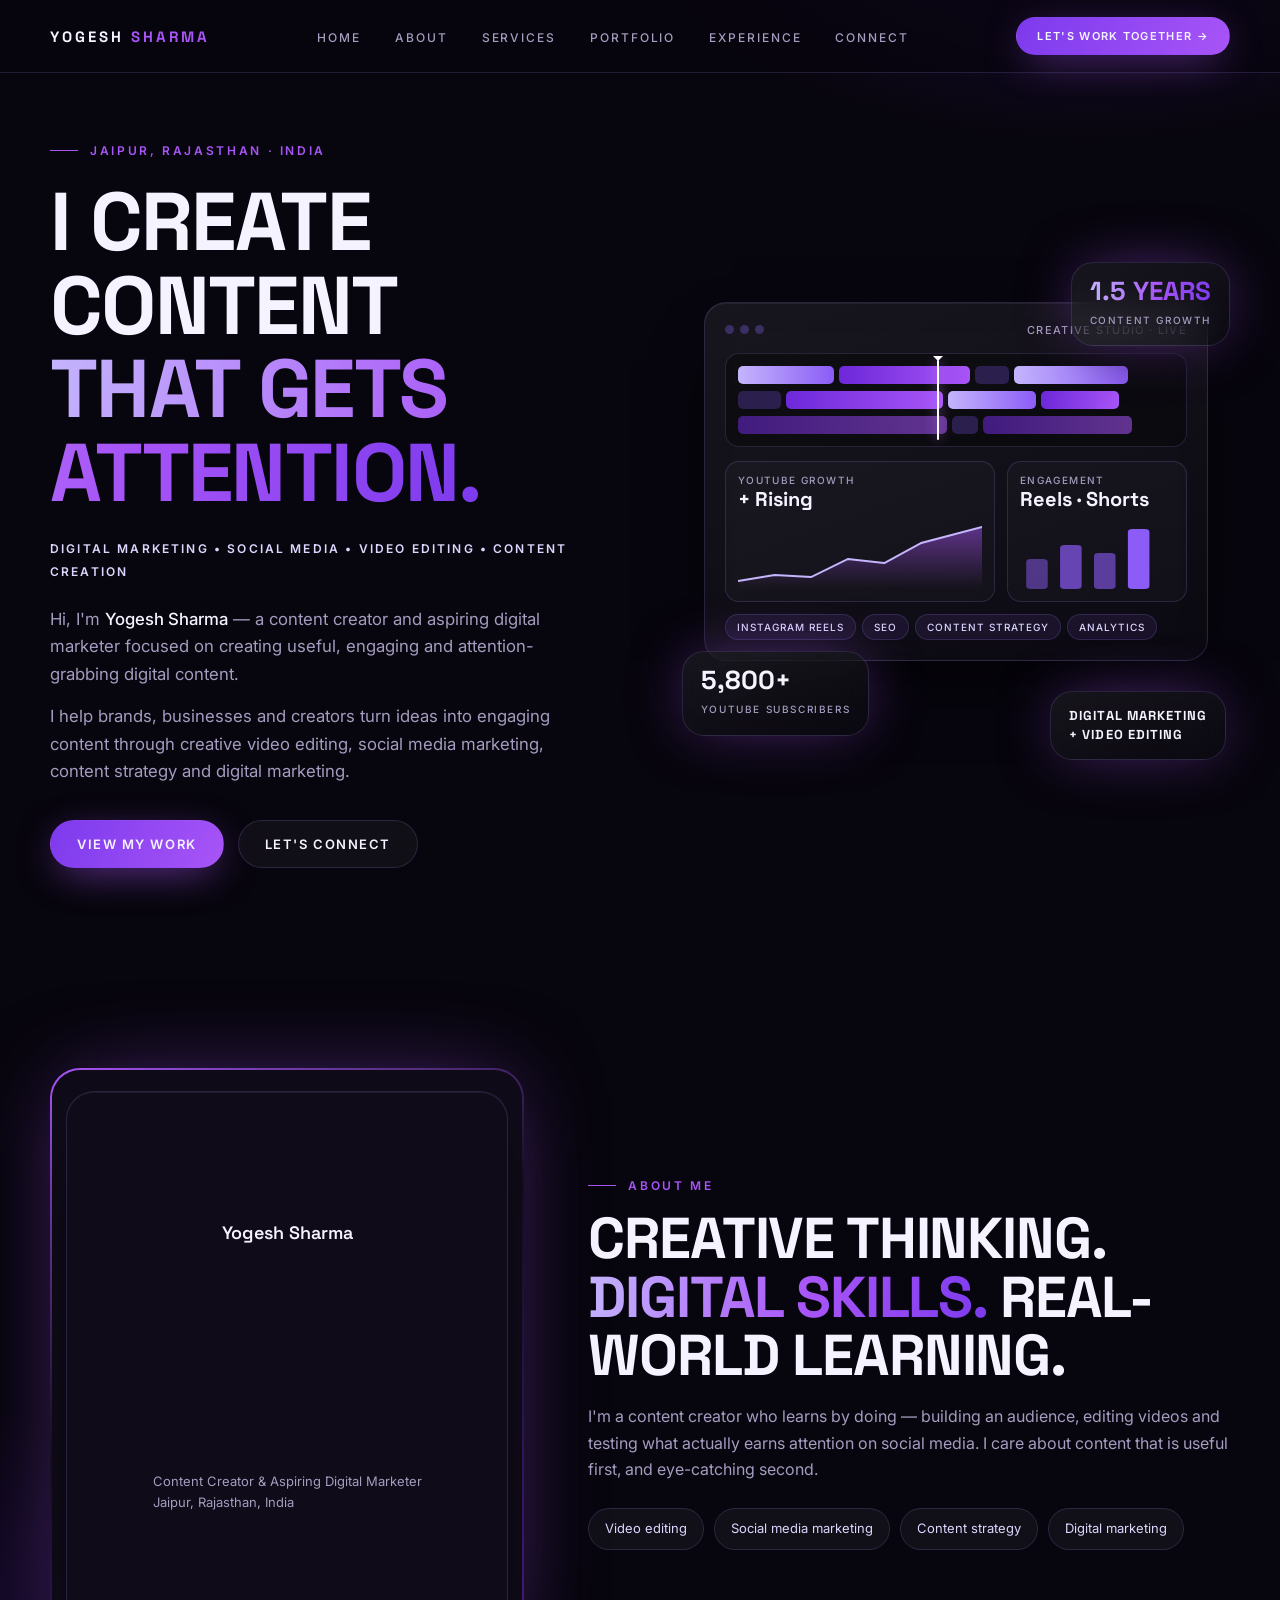
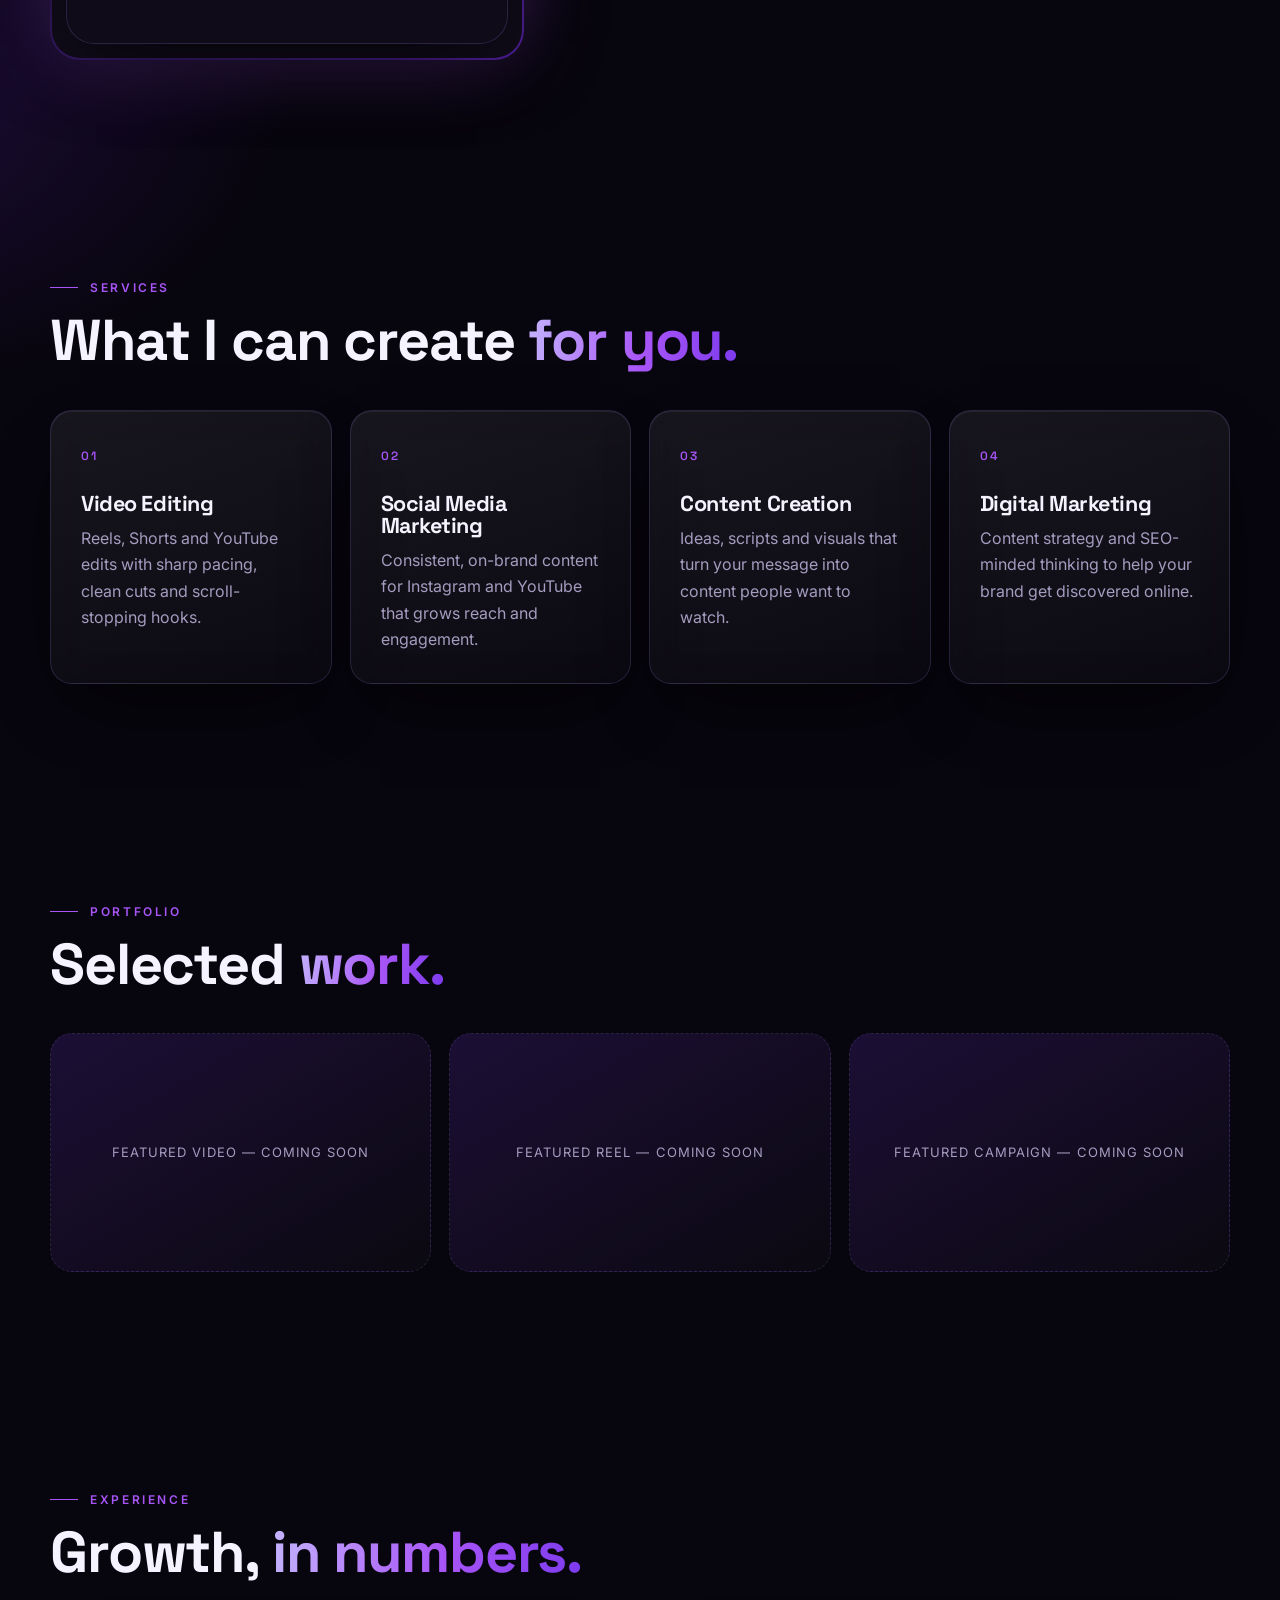
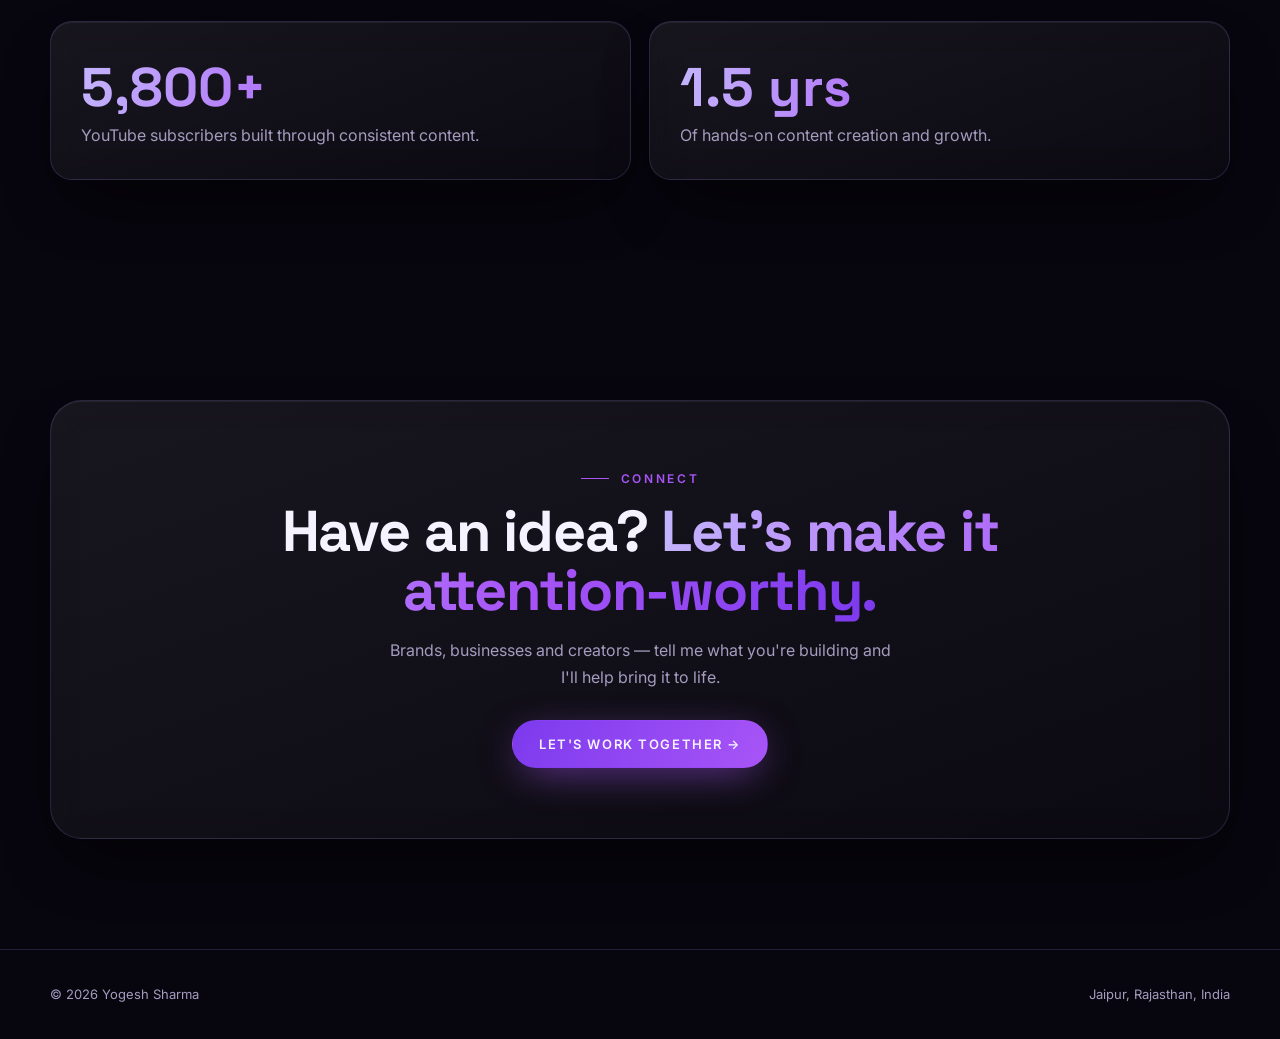
<file: Yogesh Sharma — Portfolio.html>
<!doctype html>
<html lang="en">
<head>
<meta charset="utf-8">
<meta name="viewport" content="width=device-width, initial-scale=1, viewport-fit=cover">
<title>Yogesh Sharma — Content Creator & Digital Marketer</title>
<link rel="preconnect" href="https://fonts.googleapis.com"><link rel="preconnect" href="https://fonts.gstatic.com" crossorigin>
<link href="https://fonts.googleapis.com/css2?family=Inter:wght@400;500;600&family=Space+Grotesk:wght@500;600;700&display=swap" rel="stylesheet">
<script>document.documentElement.classList.add('js')</script>
<style>
:root{--bg:#07050d;--ch:#0f0b18;--p1:#4c1d95;--p2:#8b5cf6;--p3:#a855f7;--lav:#ddd6fe;--tx:#f5f3ff;--mu:#a59cc0;--ln:rgba(167,139,250,.18);--gl:rgba(255,255,255,.045);
--hd:'Space Grotesk','Inter',system-ui,sans-serif;--bd:'Inter',system-ui,-apple-system,'Segoe UI',sans-serif;
box-sizing:border-box;padding-top:env(safe-area-inset-top,0px);padding-bottom:env(safe-area-inset-bottom,0px);color-scheme:dark}
html{scroll-behavior:smooth;scroll-padding-top:calc(env(safe-area-inset-top,0px) + 76px)}
*,*::before,*::after{box-sizing:inherit}
body{margin:0;background:var(--bg);color:var(--tx);font:400 16px/1.65 var(--bd);overflow-x:hidden;
background-image:radial-gradient(900px 600px at 85% -5%,rgba(124,58,237,.28),transparent 60%),radial-gradient(700px 500px at -10% 40%,rgba(76,29,149,.3),transparent 60%)}
a{color:inherit;text-decoration:none}
.w{width:min(1180px,100% - 40px);margin-inline:auto}
section{padding:110px 0}
.eyebrow{font:600 12px var(--bd);letter-spacing:.22em;text-transform:uppercase;color:var(--p3);display:flex;align-items:center;gap:12px}
.eyebrow::before{content:"";width:28px;height:1px;background:var(--p3)}
h1,h2,h3{font-family:var(--hd);margin:0;line-height:1.02;letter-spacing:-.02em}
h2{font-size:clamp(2rem,4.6vw,3.6rem);margin:16px 0 18px}
p{color:var(--mu);margin:0}
.grad{background:linear-gradient(100deg,#c4b5fd,#a855f7 55%,#7c3aed);-webkit-background-clip:text;background-clip:text;color:transparent}
.btn{display:inline-flex;align-items:center;gap:10px;padding:15px 26px;border-radius:999px;font:600 13px var(--bd);letter-spacing:.12em;text-transform:uppercase;border:1px solid var(--ln);background:var(--gl);backdrop-filter:blur(14px);transition:.3s}
.btn.pri{background:linear-gradient(120deg,#7c3aed,#a855f7);border-color:transparent;box-shadow:0 10px 40px -10px rgba(168,85,247,.7)}
.btn:hover{transform:translateY(-2px);border-color:var(--p3)}
.glass{background:linear-gradient(160deg,rgba(255,255,255,.07),rgba(255,255,255,.02));border:1px solid var(--ln);border-radius:22px;backdrop-filter:blur(18px);box-shadow:0 30px 70px -30px rgba(0,0,0,.8),inset 0 1px 0 rgba(255,255,255,.06)}
/* nav */
header{position:sticky;top:env(safe-area-inset-top,0px);z-index:50;background:rgba(7,5,13,.72);backdrop-filter:blur(18px);border-bottom:1px solid var(--ln)}
.nav{display:flex;align-items:center;justify-content:space-between;height:72px;gap:20px}
.logo{font:700 15px var(--hd);letter-spacing:.2em}
.logo i{font-style:normal;color:var(--p3)}
.links{display:flex;gap:34px;list-style:none;margin:0;padding:0}
.links a{font:500 12px var(--bd);letter-spacing:.16em;color:var(--mu);transition:.25s}
.links a:hover{color:#fff}
.cta{padding:11px 20px;font-size:11px}
.burger{display:none;width:44px;height:44px;border-radius:12px;border:1px solid var(--ln);background:var(--gl);cursor:pointer;color:#fff;font-size:20px}
@media(max-width:940px){.burger{display:block}.cta{display:none}
.links{position:absolute;left:0;right:0;top:72px;flex-direction:column;gap:0;background:rgba(10,7,18,.97);border-bottom:1px solid var(--ln);padding:8px 20px 18px;display:none}
.links.open{display:flex}.links a{display:block;padding:16px 0;font-size:13px;border-bottom:1px solid var(--ln)}}
/* hero */
.hero{padding:70px 0 90px}
.hg{display:grid;grid-template-columns:1.05fr 1fr;gap:56px;align-items:center}
h1{font-size:clamp(2.7rem,6.4vw,5.6rem);font-weight:700;margin:22px 0 24px}
.sub{font:600 12px var(--bd);letter-spacing:.18em;color:var(--lav);margin-bottom:22px;line-height:1.9}
.hero p{max-width:540px;margin-bottom:14px;font-size:1.05rem}
.hero p b{color:var(--tx);font-weight:500}
.btns{display:flex;gap:14px;flex-wrap:wrap;margin-top:34px}
.stage{position:relative;min-height:500px;padding:46px 0}
.panel{padding:20px;margin:0 22px}
.dots{display:flex;gap:6px;align-items:center;margin-bottom:16px;font:500 11px var(--bd);color:var(--mu);letter-spacing:.12em}
.dots i{width:9px;height:9px;border-radius:50%;background:#3b2e63}.dots span{margin-left:auto}
.tl{background:rgba(0,0,0,.35);border:1px solid var(--ln);border-radius:14px;padding:12px;display:grid;gap:7px;position:relative}
.tr{display:flex;gap:5px;height:18px}.tr i{border-radius:5px;background:linear-gradient(90deg,#6d28d9,#a855f7)}
.tr i.d{background:#2a1f4d}.tr i.l{background:linear-gradient(90deg,#c4b5fd,#8b5cf6)}
.ph{position:absolute;top:6px;bottom:6px;left:46%;width:2px;background:#fff;box-shadow:0 0 12px #c084fc;border-radius:2px}
.ph::before{content:"";position:absolute;top:-4px;left:-4px;border:5px solid transparent;border-top-color:#fff}
.chart{margin-top:14px;display:grid;grid-template-columns:1.5fr 1fr;gap:12px}
.cb{border:1px solid var(--ln);border-radius:14px;padding:12px;background:rgba(255,255,255,.025)}
.cb small{display:block;font:500 10px var(--bd);letter-spacing:.14em;color:var(--mu);text-transform:uppercase}
.cb strong{font:700 20px var(--hd)}
.cb svg{width:100%;height:70px;display:block;margin-top:6px}
.chips{display:flex;gap:6px;flex-wrap:wrap;margin-top:12px}
.chips span{font:500 10px var(--bd);letter-spacing:.1em;padding:6px 11px;border-radius:99px;border:1px solid var(--ln);color:var(--lav);background:rgba(139,92,246,.1)}
.fc{position:absolute;padding:14px 18px;transform:translate(calc(var(--mx,0)*var(--d)*1px),calc(var(--my,0)*var(--d)*1px));animation:fl 7s ease-in-out infinite;box-shadow:0 0 60px -12px rgba(168,85,247,.55),0 24px 50px -24px #000}
.fc b{display:block;font:700 26px/1.1 var(--hd)}.fc span{font:500 10px var(--bd);letter-spacing:.16em;color:var(--mu);text-transform:uppercase}
.f1{left:0;bottom:20px;--d:14}.f2{right:0;top:6px;--d:-10;animation-delay:-2s}.f3{right:4px;bottom:-4px;--d:8;animation-delay:-4s}
.f3 b{font-size:13px;letter-spacing:.08em;line-height:1.5}
@keyframes fl{50%{translate:0 -9px}}
@media(max-width:940px){.hg{grid-template-columns:1fr;gap:30px}.stage{min-height:0}.panel{margin:0 6px}}
@media(max-width:520px){.fc{padding:10px 13px}.fc b{font-size:20px}.f3{display:none}.chart{grid-template-columns:1fr}}
/* about */
.ag{display:grid;grid-template-columns:.85fr 1.15fr;gap:64px;align-items:center}
.pf{position:relative;padding:2px;border-radius:30px;background:linear-gradient(150deg,#a855f7,rgba(167,139,250,.08) 45%,#4c1d95);box-shadow:0 0 90px -20px rgba(168,85,247,.5)}
.pf>div{border-radius:28px;overflow:hidden;background:var(--ch);aspect-ratio:4/5;display:grid;place-items:center}
.pf img{width:100%;height:100%;object-fit:cover;display:block}
.ph-yp{font:700 clamp(4rem,10vw,7rem) var(--hd);color:rgba(196,181,253,.16)}
.cap{position:absolute;left:16px;right:16px;bottom:16px;padding:16px 20px;border-radius:18px}
.cap b{font:600 18px var(--hd);display:block}.cap span{font-size:13px;color:var(--mu)}
.pills{display:flex;gap:10px;flex-wrap:wrap;margin-top:26px}
.pills span{padding:9px 16px;border-radius:99px;border:1px solid var(--ln);background:var(--gl);font-size:13px;color:var(--lav)}
@media(max-width:860px){.ag{grid-template-columns:1fr;gap:36px}.pf{max-width:420px}}
/* cards */
.grid{display:grid;grid-template-columns:repeat(auto-fit,minmax(240px,1fr));gap:18px;margin-top:40px}
.card{padding:30px;transition:.35s}.card:hover{transform:translateY(-6px);border-color:var(--p3)}
.card em{font:600 12px var(--hd);font-style:normal;color:var(--p3);letter-spacing:.2em}
.card h3{font-size:1.35rem;margin:26px 0 10px}
.tile{aspect-ratio:16/10;display:grid;place-items:center;text-align:center;padding:20px;color:var(--mu);font-size:13px;letter-spacing:.08em;background:linear-gradient(150deg,rgba(124,58,237,.18),rgba(255,255,255,.02));border:1px dashed var(--ln);border-radius:22px}
.big{font:700 clamp(2.2rem,5vw,3.4rem) var(--hd);display:block}
.end{text-align:center;padding:70px 20px;border-radius:32px}
.end h2{margin-inline:auto;max-width:760px}
footer{padding:34px 0;border-top:1px solid var(--ln);color:var(--mu);font-size:13px}
.fr{display:flex;justify-content:space-between;gap:16px;flex-wrap:wrap}
.js .rv{opacity:0;transform:translateY(24px);transition:opacity .9s,transform .9s}.js .rv.in{opacity:1;transform:none}
/* admin */
#adm{display:none;position:fixed;right:16px;bottom:calc(16px + env(safe-area-inset-bottom,0px));z-index:80}
#adm>button{padding:12px 18px;border-radius:99px;border:1px solid var(--p3);background:rgba(20,12,40,.9);color:#fff;font:600 12px var(--bd);letter-spacing:.14em;cursor:pointer}
#ap{display:none;position:absolute;right:0;bottom:56px;width:min(320px,calc(100vw - 32px));padding:20px;background:#120b22}
#ap.open{display:block}#ap h3{font-size:1.1rem;margin-bottom:6px}#ap p{font-size:13px;margin-bottom:14px}
#ap img{width:100%;aspect-ratio:4/5;object-fit:cover;border-radius:14px;margin-bottom:12px;display:none}
#ap input{width:100%;margin-bottom:12px;color:var(--mu);font-size:13px}#ap .btn{width:100%;justify-content:center;cursor:pointer}#st{font-size:12px;margin-top:10px;color:var(--lav)}
@media(prefers-reduced-motion:reduce){*{animation:none!important;transition:none!important}html{scroll-behavior:auto}}
</style>
</head>
<body>
<header><div class="w nav">
  <a href="#home" class="logo">YOGESH <i>SHARMA</i></a>
  <ul class="links" id="lk">
    <li><a href="#home">HOME</a></li><li><a href="#about">ABOUT</a></li><li><a href="#services">SERVICES</a></li>
    <li><a href="#portfolio">PORTFOLIO</a></li><li><a href="#experience">EXPERIENCE</a></li><li><a href="#connect">CONNECT</a></li>
  </ul>
  <a href="#connect" class="btn pri cta">Let's work together →</a>
  <button class="burger" id="bg" aria-label="Menu" aria-expanded="false">☰</button>
</div></header>

<main>
<section class="hero" id="home"><div class="w hg">
  <div>
    <div class="eyebrow">Jaipur, Rajasthan · India</div>
    <h1>I CREATE CONTENT<br><span class="grad">THAT GETS ATTENTION.</span></h1>
    <div class="sub">DIGITAL MARKETING • SOCIAL MEDIA • VIDEO EDITING • CONTENT CREATION</div>
    <p>Hi, I'm <b>Yogesh Sharma</b> — a content creator and aspiring digital marketer focused on creating useful, engaging and attention-grabbing digital content.</p>
    <p>I help brands, businesses and creators turn ideas into engaging content through creative video editing, social media marketing, content strategy and digital marketing.</p>
    <div class="btns"><a href="#portfolio" class="btn pri">View my work</a><a href="#connect" class="btn">Let's connect</a></div>
  </div>
  <div class="stage" id="stage" aria-hidden="true">
    <div class="glass panel">
      <div class="dots"><i></i><i></i><i></i><span>CREATIVE STUDIO · LIVE</span></div>
      <div class="tl">
        <div class="tr"><i class="l" style="width:22%"></i><i style="width:30%"></i><i class="d" style="width:8%"></i><i class="l" style="width:26%"></i></div>
        <div class="tr"><i class="d" style="width:10%"></i><i style="width:36%"></i><i class="l" style="width:20%"></i><i style="width:18%"></i></div>
        <div class="tr"><i style="width:48%;opacity:.55"></i><i class="d" style="width:6%"></i><i style="width:34%;opacity:.55"></i></div>
        <div class="ph"></div>
      </div>
      <div class="chart">
        <div class="cb"><small>YouTube growth</small><strong>+ Rising</strong>
          <svg viewBox="0 0 200 70" preserveAspectRatio="none"><defs><linearGradient id="g" x1="0" y1="0" x2="0" y2="1"><stop offset="0" stop-color="#a855f7" stop-opacity=".5"/><stop offset="1" stop-color="#a855f7" stop-opacity="0"/></linearGradient></defs>
          <path d="M0 62 L30 56 L60 58 L90 40 L120 44 L150 24 L200 8 L200 70 L0 70Z" fill="url(#g)"/><path d="M0 62 L30 56 L60 58 L90 40 L120 44 L150 24 L200 8" fill="none" stroke="#c4b5fd" stroke-width="2" stroke-linejoin="round"/></svg></div>
        <div class="cb"><small>Engagement</small><strong>Reels · Shorts</strong>
          <svg viewBox="0 0 100 70" preserveAspectRatio="none"><g fill="#8b5cf6"><rect x="4" y="40" width="14" height="30" rx="3" opacity=".5"/><rect x="26" y="26" width="14" height="44" rx="3" opacity=".7"/><rect x="48" y="34" width="14" height="36" rx="3" opacity=".6"/><rect x="70" y="10" width="14" height="60" rx="3"/></g></svg></div>
      </div>
      <div class="chips"><span>INSTAGRAM REELS</span><span>SEO</span><span>CONTENT STRATEGY</span><span>ANALYTICS</span></div>
    </div>
    <div class="glass fc f2"><b class="grad">1.5 YEARS</b><span>Content growth</span></div>
    <div class="glass fc f1"><b>5,800+</b><span>YouTube subscribers</span></div>
    <div class="glass fc f3"><b>DIGITAL MARKETING<br>+ VIDEO EDITING</b></div>
  </div>
</div></section>

<section id="about"><div class="w ag">
  <div class="rv">
    <div class="pf"><div id="pimg"><span class="ph-yp">YS</span></div>
      <div class="glass cap"><b>Yogesh Sharma</b><span>Content Creator & Aspiring Digital Marketer<br>Jaipur, Rajasthan, India</span></div></div>
  </div>
  <div class="rv">
    <div class="eyebrow">About me</div>
    <h2>CREATIVE THINKING. <span class="grad">DIGITAL SKILLS.</span> REAL-WORLD LEARNING.</h2>
    <p>I'm a content creator who learns by doing — building an audience, editing videos and testing what actually earns attention on social media. I care about content that is useful first, and eye-catching second.</p>
    <div class="pills"><span>Video editing</span><span>Social media marketing</span><span>Content strategy</span><span>Digital marketing</span></div>
  </div>
</div></section>

<section id="services"><div class="w">
  <div class="eyebrow rv">Services</div><h2 class="rv">What I can create <span class="grad">for you.</span></h2>
  <div class="grid">
    <div class="glass card rv"><em>01</em><h3>Video Editing</h3><p>Reels, Shorts and YouTube edits with sharp pacing, clean cuts and scroll-stopping hooks.</p></div>
    <div class="glass card rv"><em>02</em><h3>Social Media Marketing</h3><p>Consistent, on-brand content for Instagram and YouTube that grows reach and engagement.</p></div>
    <div class="glass card rv"><em>03</em><h3>Content Creation</h3><p>Ideas, scripts and visuals that turn your message into content people want to watch.</p></div>
    <div class="glass card rv"><em>04</em><h3>Digital Marketing</h3><p>Content strategy and SEO-minded thinking to help your brand get discovered online.</p></div>
  </div>
</div></section>

<section id="portfolio"><div class="w">
  <div class="eyebrow rv">Portfolio</div><h2 class="rv">Selected <span class="grad">work.</span></h2>
  <div class="grid">
    <div class="tile rv">FEATURED VIDEO — COMING SOON</div><div class="tile rv">FEATURED REEL — COMING SOON</div><div class="tile rv">FEATURED CAMPAIGN — COMING SOON</div>
  </div>
</div></section>

<section id="experience"><div class="w">
  <div class="eyebrow rv">Experience</div><h2 class="rv">Growth, <span class="grad">in numbers.</span></h2>
  <div class="grid">
    <div class="glass card rv"><span class="big grad">5,800+</span><p>YouTube subscribers built through consistent content.</p></div>
    <div class="glass card rv"><span class="big grad">1.5 yrs</span><p>Of hands-on content creation and growth.</p></div>
  </div>
</div></section>

<section id="connect"><div class="w">
  <div class="glass end rv">
    <div class="eyebrow" style="justify-content:center">Connect</div>
    <h2>Have an idea? <span class="grad">Let's make it attention-worthy.</span></h2>
    <p style="max-width:520px;margin:0 auto 30px">Brands, businesses and creators — tell me what you're building and I'll help bring it to life.</p>
    <a class="btn pri" href="mailto:">Let's work together →</a>
  </div>
</div></section>
</main>
<footer><div class="w fr"><span>© 2026 Yogesh Sharma</span><span>Jaipur, Rajasthan, India</span></div></footer>

<div id="adm"><div class="glass" id="ap"><h3>Admin · Profile image</h3><p>Upload a new photo for the About section.</p>
  <img id="pv" alt=""><input type="file" id="fi" accept="image/*"><button class="btn pri" id="sv">Save image</button><div id="st"></div></div>
  <button id="ab">ADMIN</button></div>

<script>
const $=s=>document.querySelector(s);
const lk=$('#lk'),bg=$('#bg');
bg.onclick=()=>{const o=lk.classList.toggle('open');bg.setAttribute('aria-expanded',o);bg.textContent=o?'✕':'☰'};
lk.onclick=e=>{if(e.target.tagName==='A'){lk.classList.remove('open');bg.textContent='☰'}};
const io=new IntersectionObserver(es=>es.forEach(e=>{if(e.isIntersecting){e.target.classList.add('in');io.unobserve(e.target)}}),{threshold:.12});
document.querySelectorAll('.rv').forEach(el=>io.observe(el));
const stg=$('#stage');
if(matchMedia('(hover:hover)').matches)stg.parentElement.addEventListener('mousemove',e=>{const r=stg.getBoundingClientRect();
stg.style.setProperty('--mx',((e.clientX-r.left)/r.width-.5).toFixed(2));stg.style.setProperty('--my',((e.clientY-r.top)/r.height-.5).toFixed(2))});
function setImg(url){$('#pimg').innerHTML='';const i=new Image();i.alt='Yogesh Sharma';i.src=url;$('#pimg').appendChild(i)}
(async()=>{
 if(!window.claude)return;
 try{
  const db=await claude.use('db');
  if(db){const ref=db.doc('site/profile');
   ref.onSnapshot(s=>{const d=s.exists&&s.data();if(d&&d.assetId)setImg('/_blob/'+d.assetId)},()=>{});
   const [user,assets]=await Promise.all([claude.use('user'),claude.use('assets')]);
   if(user&&assets&&await user.isOwner()){
    $('#adm').style.display='block';
    $('#ab').onclick=()=>$('#ap').classList.toggle('open');
    let f=null;
    $('#fi').onchange=e=>{f=e.target.files[0];if(f){$('#pv').src=URL.createObjectURL(f);$('#pv').style.display='block'}};
    $('#sv').onclick=async()=>{
     if(!f){$('#st').textContent='Choose an image first.';return}
     $('#st').textContent='Uploading…';
     try{const r=await assets.upload(f);await ref.set({assetId:r.id});$('#st').textContent='Saved ✓'}
     catch(e){$('#st').textContent='Could not save: '+((e&&e.message)||'try again')}
    };
   }
  }
 }catch(e){}
})();
</script>
</body>
</html>
</file>
